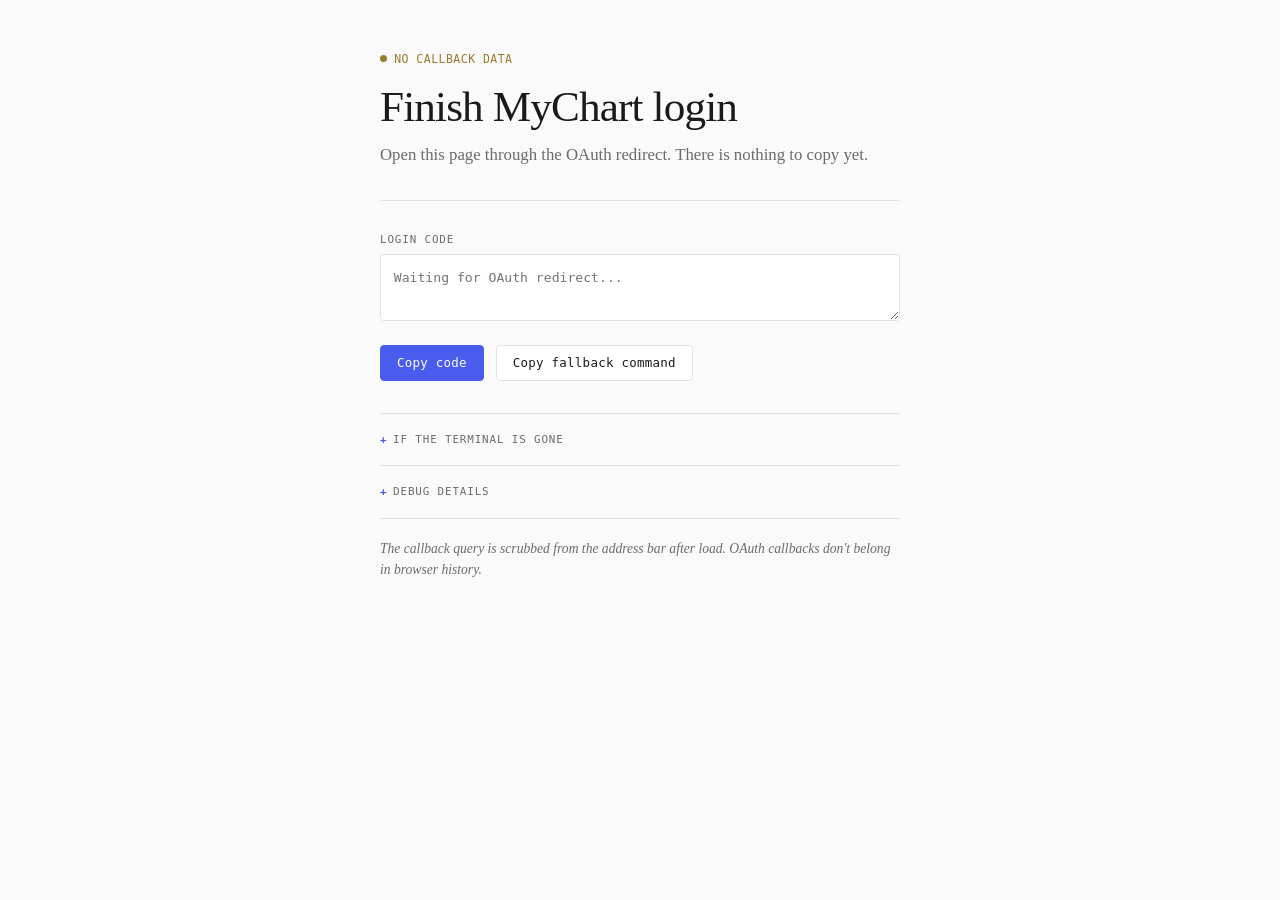
<file: pages/mychart-callback/index.html>
<!doctype html>
<html lang="en">
  <head>
    <meta charset="utf-8">
    <meta name="viewport" content="width=device-width, initial-scale=1">
    <title>Finish MyChart login</title>
    <link rel="stylesheet" href="../_shared/callback-page.css">
  </head>
  <body>
    <main id="app"></main>
    <script id="page-config" type="application/json">
      {
        "title": "Finish MyChart login",
        "storageKey": "mychart_callback_url",
        "fieldLabel": "Login code",
        "leadInitialHtml": "The terminal running <code>mychart login ucla</code> should finish automatically. If it does not, copy the login code below.",
        "leadNoCallbackHtml": "Open this page through the OAuth redirect. There is nothing to copy yet.",
        "leadReadyHtml": "The terminal running <code>mychart login ucla</code> should finish automatically. If it does not, copy the login code.",
        "leadErrorHtml": "Epic returned an OAuth error instead of an authorization code. Copy the payload and paste it into the waiting terminal.",
        "leadIncompleteHtml": "The redirect landed here but is missing the expected code and state parameters.",
        "copyButtonLabel": "Copy code",
        "copyButtonLabelError": "Copy error payload",
        "copyButtonLabelIncomplete": "Copy callback payload",
        "commandButtonLabel": "Copy fallback command",
        "commandPrefix": "mychart finish",
        "primaryValueMode": "payload",
        "commandValueMode": "primary_value_or_callback_url",
        "preferCodeOnly": true,
        "localBridge": {
          "statusLabel": "Sent to CLI",
          "urls": ["http://127.0.0.1:8911/mychart-callback"]
        },
        "payloadKeys": ["code", "state", "error", "error_description"],
        "readyParams": ["code", "state"],
        "placeholder": "Waiting for OAuth redirect...",
        "theme": {
          "blue": "#4a5ced",
          "blueLight": "#e8eafd",
          "blueDark": "#3d4fd4",
          "pageWidth": "520px",
          "fieldMinHeight": "4rem"
        }
      }
    </script>
    <script src="../_shared/callback-page.js"></script>
  </body>
</html>
</file>
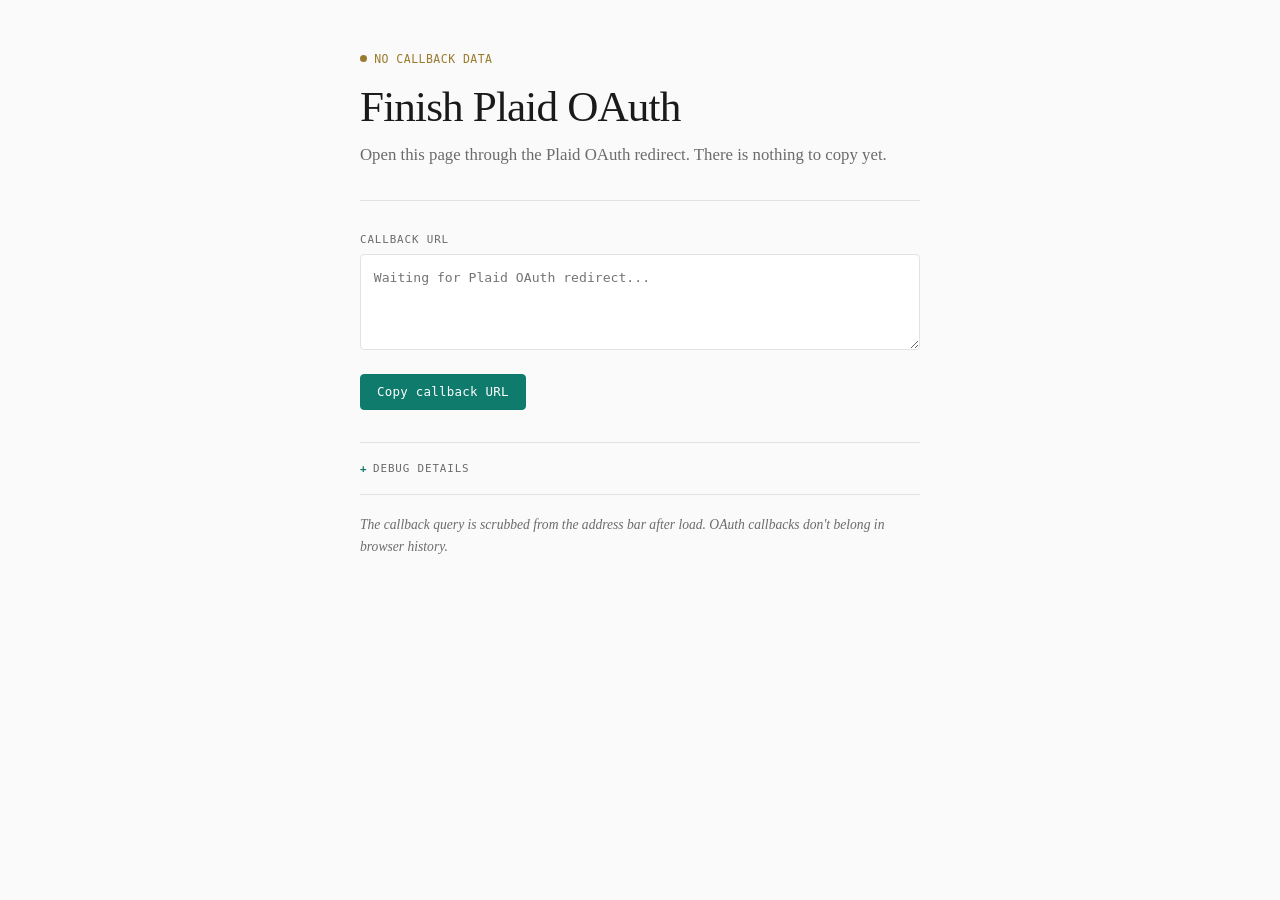
<file: pages/plaid-callback/index.html>
<!doctype html>
<html lang="en">
  <head>
    <meta charset="utf-8">
    <meta name="viewport" content="width=device-width, initial-scale=1">
    <title>Finish Plaid OAuth</title>
    <link rel="stylesheet" href="../_shared/callback-page.css">
  </head>
  <body>
    <main id="app"></main>
    <script id="page-config" type="application/json">
      {
        "title": "Finish Plaid OAuth",
        "storageKey": "plaid_callback_url",
        "fieldLabel": "Callback URL",
        "leadInitialHtml": "Copy the full callback URL below and feed it back into your Plaid Link relaunch as <code>receivedRedirectUri</code>. Plaid wants the whole redirect URL, because one query param would apparently be too easy.",
        "leadNoCallbackHtml": "Open this page through the Plaid OAuth redirect. There is nothing to copy yet.",
        "leadReadyHtml": "Copy the full callback URL and pass it to your next <code>Plaid.create</code> call as <code>receivedRedirectUri</code>.",
        "leadErrorHtml": "Plaid returned an OAuth error. Copy the full callback URL so your app can inspect the failure and relaunch Link cleanly.",
        "leadIncompleteHtml": "The redirect landed here but is missing Plaid's <code>oauth_state_id</code>.",
        "copyButtonLabel": "Copy callback URL",
        "primaryValueMode": "callback_url",
        "payloadKeys": [],
        "readyParams": ["oauth_state_id"],
        "showCommandSection": false,
        "metaFields": [
          { "kind": "redirect_uri", "label": "Redirect URI" },
          { "kind": "param_presence", "label": "OAuth state ID", "param": "oauth_state_id" },
          { "kind": "error", "label": "OAuth error", "param": "error", "descriptionParam": "error_description" }
        ],
        "placeholder": "Waiting for Plaid OAuth redirect...",
        "theme": {
          "blue": "#0f7b6c",
          "blueLight": "#e3f4ef",
          "blueDark": "#0b6256",
          "pageWidth": "560px",
          "fieldMinHeight": "6rem"
        }
      }
    </script>
    <script src="../_shared/callback-page.js"></script>
  </body>
</html>
</file>
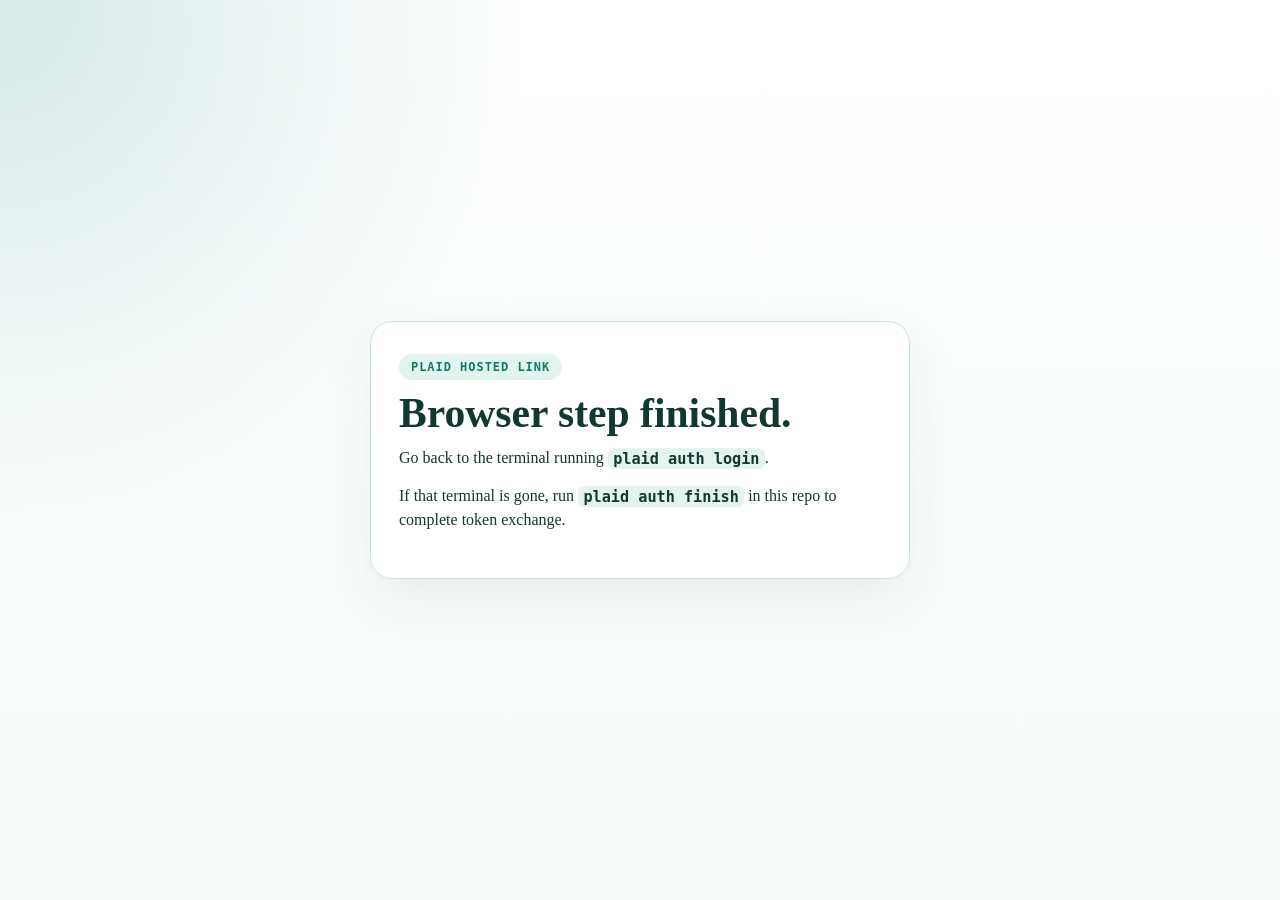
<file: pages/plaid-complete/index.html>
<!doctype html>
<html lang="en">
  <head>
    <meta charset="utf-8">
    <meta name="viewport" content="width=device-width, initial-scale=1">
    <title>Plaid Link Complete</title>
    <style>
      :root {
        color-scheme: light;
        --ink: #113831;
        --accent: #0f7b6c;
        --accent-light: #e3f4ef;
        --surface: #f7fbfa;
        --edge: #c9e4dc;
      }

      * {
        box-sizing: border-box;
      }

      body {
        margin: 0;
        min-height: 100vh;
        display: grid;
        place-items: center;
        padding: 24px;
        font: 16px/1.5 "Iowan Old Style", "Palatino Linotype", "Book Antiqua", Palatino, serif;
        color: var(--ink);
        background:
          radial-gradient(circle at top left, rgba(15, 123, 108, 0.16), transparent 34%),
          linear-gradient(180deg, #ffffff 0%, var(--surface) 100%);
      }

      main {
        width: min(100%, 540px);
        border: 1px solid var(--edge);
        border-radius: 22px;
        background: rgba(255, 255, 255, 0.94);
        padding: 32px 28px;
        box-shadow: 0 18px 50px rgba(17, 56, 49, 0.08);
      }

      .pill {
        display: inline-block;
        margin-bottom: 12px;
        padding: 6px 12px;
        border-radius: 999px;
        background: var(--accent-light);
        color: var(--accent);
        font: 600 12px/1.2 ui-monospace, "SFMono-Regular", Menlo, monospace;
        letter-spacing: 0.08em;
        text-transform: uppercase;
      }

      h1 {
        margin: 0 0 10px;
        font-size: clamp(2rem, 4vw, 2.6rem);
        line-height: 1.05;
      }

      p {
        margin: 0 0 14px;
      }

      code {
        font: 600 0.95em/1.2 ui-monospace, "SFMono-Regular", Menlo, monospace;
        background: var(--accent-light);
        padding: 0.1em 0.35em;
        border-radius: 0.4em;
      }
    </style>
  </head>
  <body>
    <main>
      <div class="pill">Plaid Hosted Link</div>
      <h1>Browser step finished.</h1>
      <p>Go back to the terminal running <code>plaid auth login</code>.</p>
      <p>If that terminal is gone, run <code>plaid auth finish</code> in this repo to complete token exchange.</p>
    </main>
  </body>
</html>
</file>
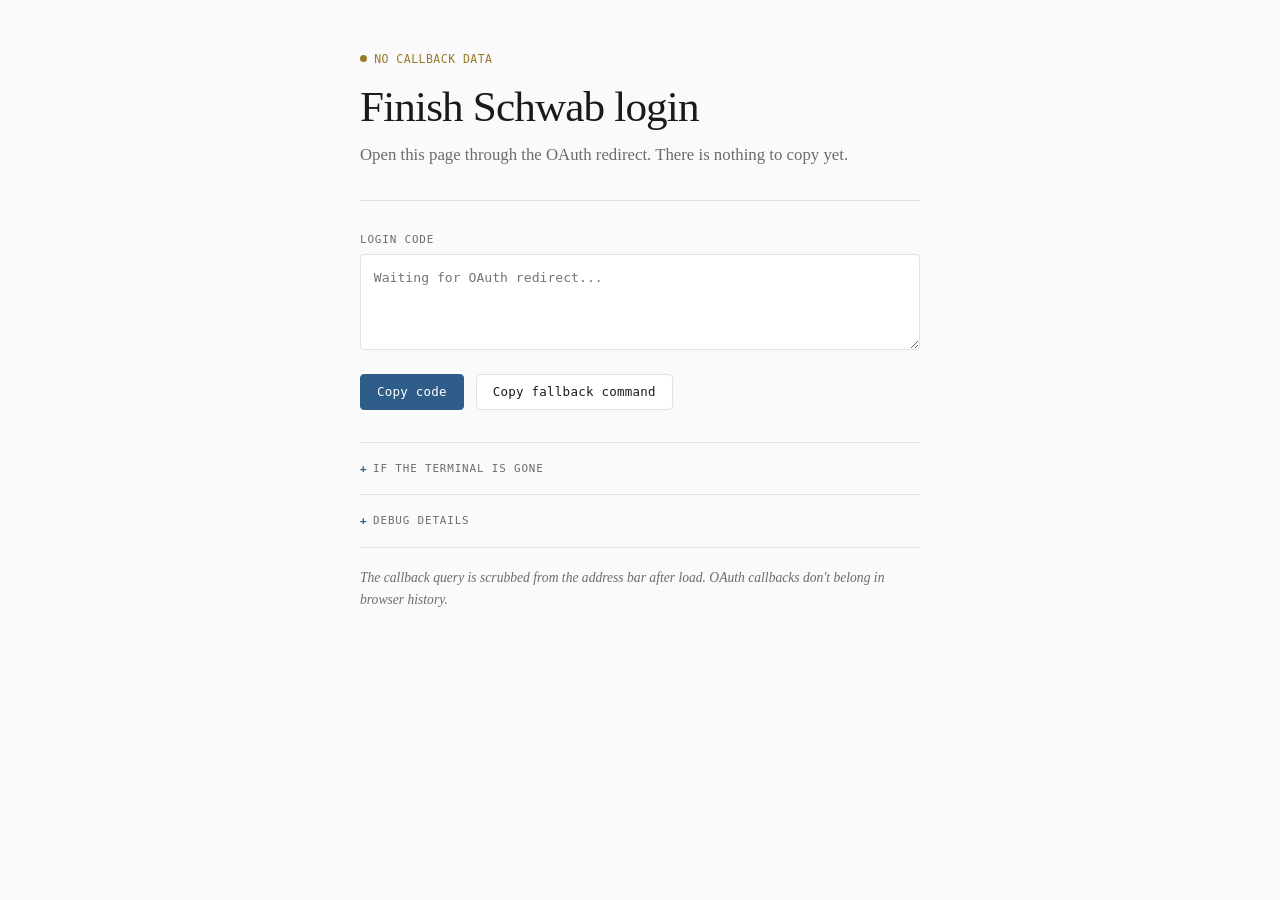
<file: pages/schwab-callback/index.html>
<!doctype html>
<html lang="en">
  <head>
    <meta charset="utf-8">
    <meta name="viewport" content="width=device-width, initial-scale=1">
    <title>Finish Schwab login</title>
    <link rel="stylesheet" href="../_shared/callback-page.css">
  </head>
  <body>
    <main id="app"></main>
    <script id="page-config" type="application/json">
      {
        "title": "Finish Schwab login",
        "storageKey": "schwab_callback_url",
        "fieldLabel": "Login code",
        "leadInitialHtml": "Copy the login code below, paste it into the terminal waiting on <code>schwab auth login</code>, and move on with your life.",
        "leadNoCallbackHtml": "Open this page through the OAuth redirect. There is nothing to copy yet.",
        "leadReadyHtml": "Copy the login code and paste it into the terminal where <code>schwab auth login</code> is waiting.",
        "leadErrorHtml": "Schwab returned an OAuth error instead of an authorization code. Copy the payload and paste it into the waiting terminal.",
        "leadIncompleteHtml": "The redirect landed here but is missing the expected code and state parameters.",
        "copyButtonLabel": "Copy code",
        "copyButtonLabelError": "Copy error payload",
        "copyButtonLabelIncomplete": "Copy callback payload",
        "commandButtonLabel": "Copy fallback command",
        "commandPrefix": "schwab auth exchange-url",
        "primaryValueMode": "payload",
        "commandValueMode": "primary_value_or_callback_url",
        "preferCodeOnly": true,
        "payloadKeys": ["code", "state", "error", "error_description", "session"],
        "readyParams": ["code", "state"],
        "placeholder": "Waiting for OAuth redirect...",
        "theme": {
          "blue": "#2d5d88",
          "blueLight": "#e6eff6",
          "blueDark": "#244d71",
          "pageWidth": "560px",
          "fieldMinHeight": "6rem"
        }
      }
    </script>
    <script src="../_shared/callback-page.js"></script>
  </body>
</html>
</file>
<file: pages/_shared/callback-page.css>
:root {
  --bg: #fafafa;
  --ink: #1a1a1a;
  --muted: #6b6b6b;
  --blue: #4a5ced;
  --blue-light: #e8eafd;
  --blue-dark: #3d4fd4;
  --line: #e2e2e2;
  --ok: #2d7a4f;
  --warn: #9a7b2d;
  --bad: #c4392a;
  --mono: "SFMono-Regular", "SF Mono", "Cascadia Code", "JetBrains Mono", Consolas, monospace;
  --page-width: 520px;
  --field-min-height: 4rem;
}

* { box-sizing: border-box; margin: 0; }

body {
  min-height: 100vh;
  font-family: Georgia, "Times New Roman", Times, serif;
  color: var(--ink);
  background: var(--bg);
  padding: 3rem 2rem;
}

main {
  width: min(var(--page-width), 100%);
  margin: 0 auto;
}

header {
  padding-bottom: 2rem;
  border-bottom: 1px solid var(--line);
  margin-bottom: 2rem;
}

h1 {
  font-size: 2.7rem;
  font-weight: 400;
  line-height: 1.15;
  letter-spacing: -0.02em;
  margin-bottom: 0.6rem;
}

.status {
  display: inline-flex;
  align-items: center;
  gap: 0.45rem;
  font-family: var(--mono);
  font-size: 0.72rem;
  font-weight: 500;
  letter-spacing: 0.04em;
  text-transform: uppercase;
  color: var(--warn);
  margin-bottom: 1rem;
}

.status::before {
  content: "";
  width: 7px;
  height: 7px;
  border-radius: 50%;
  background: currentColor;
}

.status.good { color: var(--ok); }
.status.bad { color: var(--bad); }

p {
  color: var(--muted);
  font-size: 1.05rem;
  line-height: 1.65;
}

section {
  margin-bottom: 2rem;
}

label {
  display: block;
  font-family: var(--mono);
  font-size: 0.68rem;
  font-weight: 500;
  letter-spacing: 0.08em;
  text-transform: uppercase;
  color: var(--muted);
  margin-bottom: 0.5rem;
}

textarea {
  width: 100%;
  border: 1px solid var(--line);
  border-radius: 4px;
  background: #fff;
  color: var(--ink);
  padding: 0.8rem;
  font-family: var(--mono);
  font-size: 0.82rem;
  line-height: 1.5;
  resize: vertical;
  min-height: var(--field-min-height);
}

textarea:focus {
  outline: none;
  border-color: var(--blue);
  box-shadow: 0 0 0 3px var(--blue-light);
}

.actions {
  display: flex;
  gap: 0.75rem;
  margin-top: 1.2rem;
  flex-wrap: wrap;
}

button {
  appearance: none;
  border: 1px solid var(--line);
  border-radius: 4px;
  background: #fff;
  font-family: var(--mono);
  font-size: 0.78rem;
  font-weight: 500;
  letter-spacing: 0.02em;
  padding: 0.6rem 1rem;
  cursor: pointer;
  color: var(--ink);
  transition: border-color 0.15s, box-shadow 0.15s;
}

button:hover {
  border-color: var(--blue);
  color: var(--blue);
}

button.primary {
  background: var(--blue);
  border-color: var(--blue);
  color: #fff;
}

button.primary:hover {
  background: var(--blue-dark);
  border-color: var(--blue-dark);
}

details {
  border-top: 1px solid var(--line);
  padding-top: 1.2rem;
  margin-bottom: 1.2rem;
}

summary {
  cursor: pointer;
  font-family: var(--mono);
  font-size: 0.68rem;
  font-weight: 500;
  letter-spacing: 0.08em;
  text-transform: uppercase;
  color: var(--muted);
  user-select: none;
  list-style: none;
}

summary::-webkit-details-marker { display: none; }

summary::before {
  content: "+";
  display: inline-block;
  width: 1.2em;
  color: var(--blue);
  font-weight: 600;
}

details[open] summary::before { content: "-"; }

summary:hover { color: var(--ink); }

.details-body {
  margin-top: 0.8rem;
}

.meta {
  margin-top: 0.8rem;
  display: grid;
  gap: 0.55rem;
}

.meta-row {
  display: flex;
  justify-content: space-between;
  align-items: baseline;
  gap: 1rem;
  font-size: 0.88rem;
}

.meta-key {
  color: var(--muted);
  font-size: 0.88rem;
}

.meta-value {
  text-align: right;
  word-break: break-all;
  font-family: var(--mono);
  font-size: 0.78rem;
  color: var(--ink);
}

.footnote {
  border-top: 1px solid var(--line);
  padding-top: 1.2rem;
  font-size: 0.85rem;
  color: var(--muted);
  line-height: 1.6;
  font-style: italic;
}

code {
  font-family: var(--mono);
  font-size: 0.92em;
}

@media (max-width: 600px) {
  body { padding: 2rem 1.2rem; }
  h1 { font-size: 1.8rem; }
  .meta-row { flex-direction: column; gap: 0.1rem; }
  .meta-value { text-align: left; }
}
</file>
